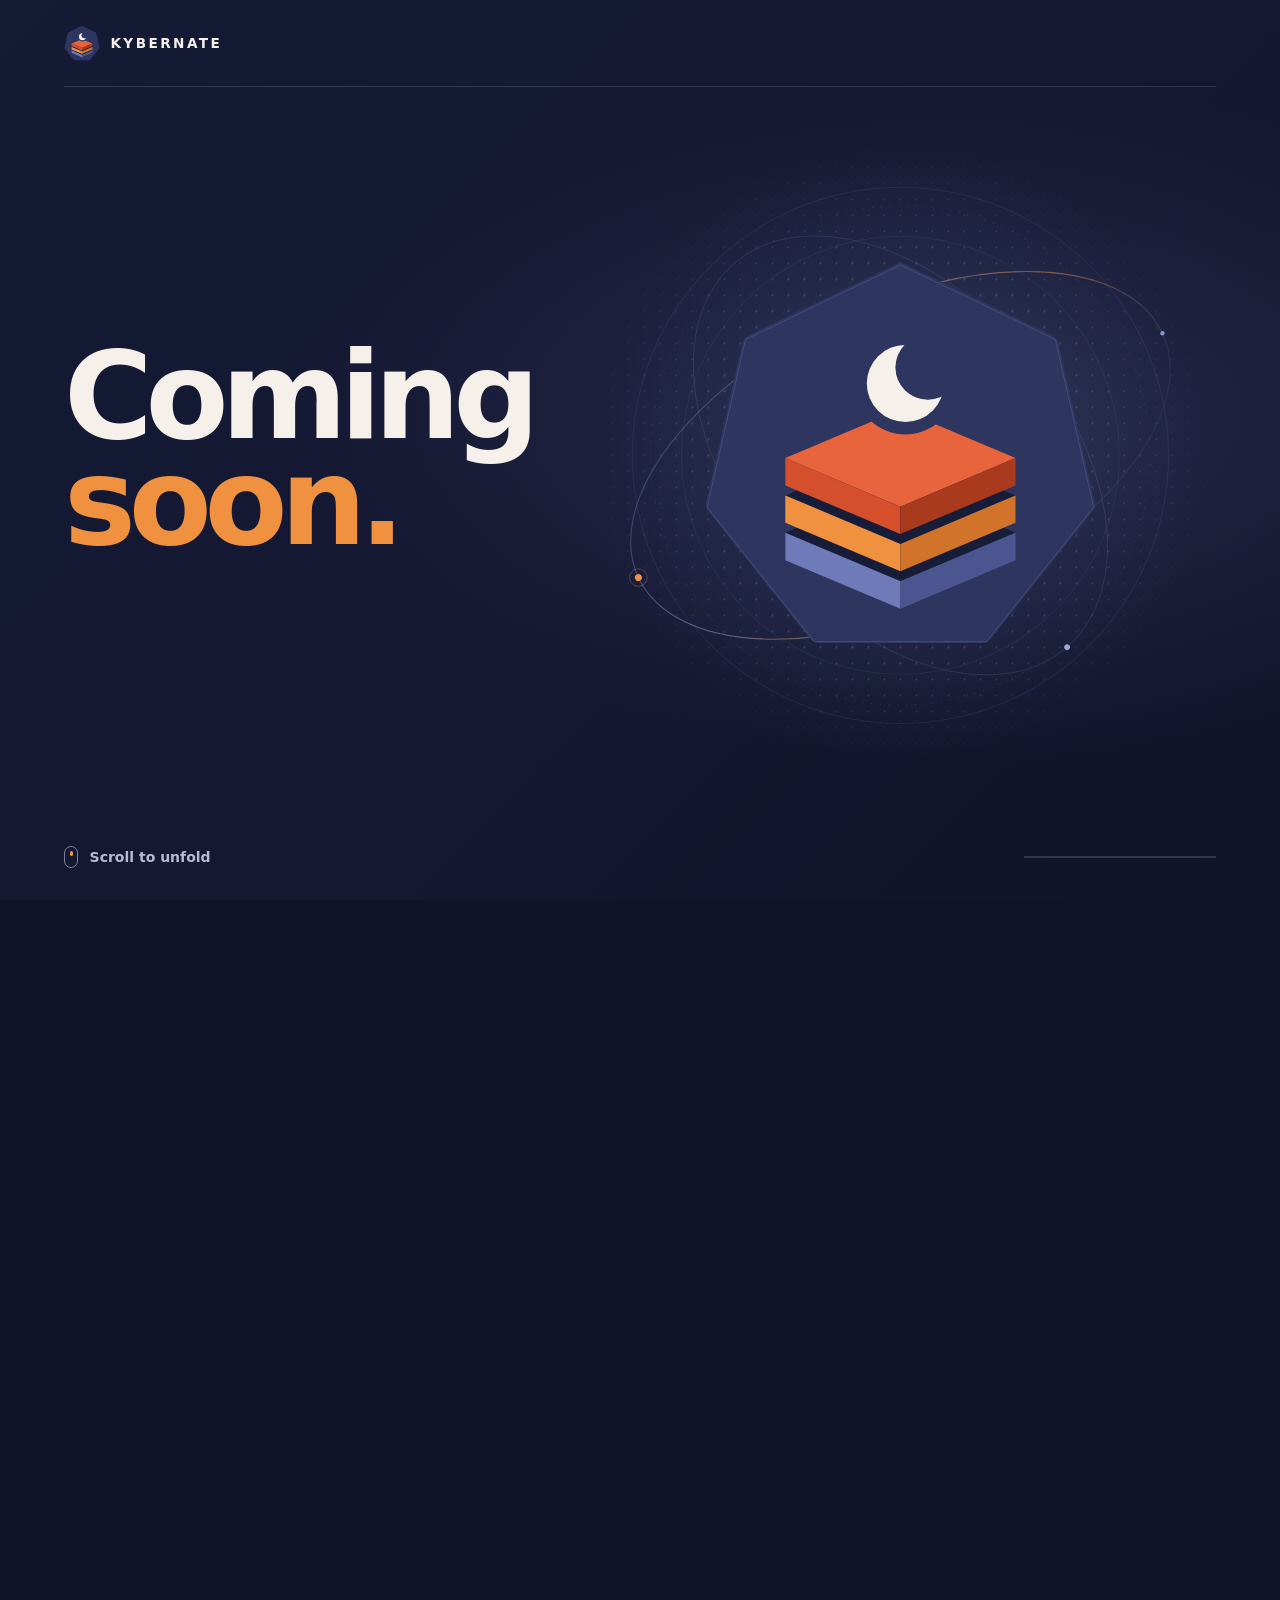
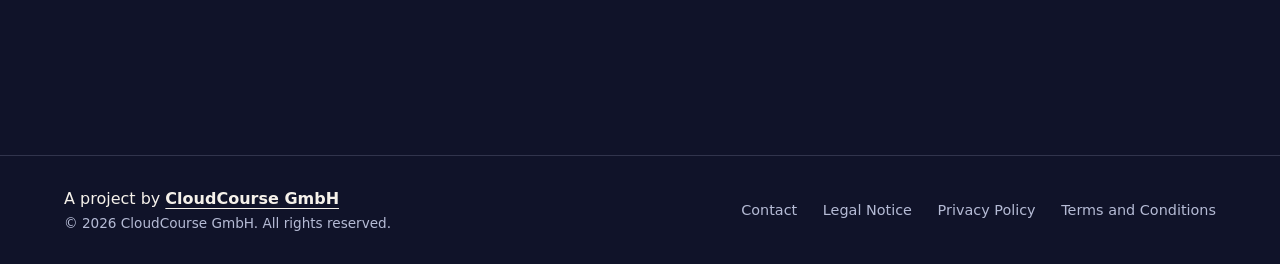
<file: index.html>
<!doctype html>
<html lang="en">
<head>
  <meta charset="utf-8">
  <meta name="viewport" content="width=device-width, initial-scale=1">
  <meta name="theme-color" content="#151a35">
  <meta name="description" content="Kybernate is coming soon. A project by CloudCourse GmbH.">
  <title>Kybernate — Coming Soon</title>
  <link rel="icon" type="image/svg+xml" href="./mark.svg">
  <link rel="stylesheet" href="./styles.css">
  <script src="./motion.js" defer></script>
</head>
<body>
  <a class="skip-link" href="#footer">Skip to contact and legal links</a>

  <main>
    <section class="showcase" data-showcase aria-labelledby="coming-soon">
      <span class="showcase-anchor" id="unfold" aria-hidden="true"></span>
      <div class="stage" data-stage>
        <header class="brand shell">
          <img src="./mark.svg" width="36" height="36" alt="">
          <span>Kybernate</span>
        </header>

        <div class="hero shell">
          <h1 id="coming-soon" aria-label="Kybernate is coming soon">Coming <span>soon.</span></h1>
          <div class="artwork" aria-hidden="true">
            <svg class="logo-scene" xmlns="http://www.w3.org/2000/svg" viewBox="0 0 720 720" aria-hidden="true" focusable="false">
              <defs>
                <mask id="scene-moon-cut" maskUnits="userSpaceOnUse" x="192" y="40" width="640" height="640">
                  <rect x="192" y="40" width="640" height="640" fill="white"/>
                  <circle cx="556" cy="224" r="52" fill="black"/>
                </mask>
                <mask id="scene-layer-notch" maskUnits="userSpaceOnUse" x="192" y="40" width="640" height="640">
                  <rect x="192" y="40" width="640" height="640" fill="white"/>
                  <circle cx="520" cy="250" r="82" fill="black"/>
                </mask>
                <radialGradient id="scene-aura">
                  <stop stop-color="#6f7bb8" stop-opacity=".22"/>
                  <stop offset=".62" stop-color="#6f7bb8" stop-opacity=".08"/>
                  <stop offset="1" stop-color="#6f7bb8" stop-opacity="0"/>
                </radialGradient>
                <linearGradient id="scene-orbit-ink" x1="0" x2="1" y1="0" y2=".6">
                  <stop stop-color="#6f7bb8" stop-opacity=".17"/>
                  <stop offset=".35" stop-color="#8993c6" stop-opacity=".55"/>
                  <stop offset=".73" stop-color="#f0913f" stop-opacity=".48"/>
                  <stop offset="1" stop-color="#6f7bb8" stop-opacity=".12"/>
                </linearGradient>
                <polygon id="scene-shell" points="512,77 746.55,189.95 804.48,443.76 642.16,647.29 381.84,647.29 219.52,443.76 277.45,189.95"/>
                <path id="scene-top-plane" d="M512 292 697 370 512 448 327 370Z"/>
                <path id="scene-left-plane" d="M327 370 512 448 512 492 327 414Z"/>
                <path id="scene-right-plane" d="M512 448 697 370 697 414 512 492Z"/>
              </defs>

              <circle cx="360" cy="360" r="350" fill="url(#scene-aura)"/>
              <g fill="none" stroke="#6f7bb8">
                <circle cx="360" cy="360" r="306" opacity=".17"/>
                <circle cx="360" cy="360" r="285" stroke-dasharray="1 9" opacity=".35"/>
                <circle cx="360" cy="360" r="250" opacity=".14"/>
              </g>
              <g data-orbits="">
                <g transform="rotate(-25 360 360)">
                  <ellipse cx="360" cy="360" rx="330" ry="173" fill="none" stroke="url(#scene-orbit-ink)" stroke-width="1.3"/>
                  <circle cx="30" cy="360" r="4" fill="#f0913f"/>
                  <circle cx="30" cy="360" r="10" fill="none" stroke="#f0913f" opacity=".32"/>
                  <circle cx="690" cy="360" r="2.5" fill="#8a95cf"/>
                </g>
                <g transform="rotate(49 360 360)">
                  <ellipse cx="360" cy="360" rx="290" ry="186" fill="none" stroke="#8993c6" stroke-opacity=".18"/>
                  <circle cx="650" cy="360" r="3.25" fill="#a0a9d6"/>
                </g>
              </g>

              <g transform="translate(360 356) scale(.71) translate(-512 -360)">
                <g data-shell="">
                  <use href="#scene-shell" fill="#2e365f" stroke="#2e365f" stroke-width="40" stroke-linejoin="round"/>
                  <use href="#scene-shell" fill="none" stroke="#8993c6" stroke-opacity=".32" stroke-width="1.1"
                       transform="translate(512 360) scale(1.062) translate(-512 -360)" stroke-linejoin="round"/>
                </g>
                <g data-cold="">
                  <g transform="translate(0 120)">
                    <use href="#scene-top-plane" fill="#171c38"/>
                    <use href="#scene-left-plane" fill="#6f7bb8"/>
                    <use href="#scene-right-plane" fill="#4b5690"/>
                  </g>
                </g>
                <g data-warm="">
                  <g transform="translate(0 60)">
                    <use href="#scene-top-plane" fill="#171c38"/>
                    <use href="#scene-left-plane" fill="#f0913f"/>
                    <use href="#scene-right-plane" fill="#d2732a"/>
                  </g>
                </g>
                <g data-hot="">
                  <g mask="url(#scene-layer-notch)">
                    <use href="#scene-top-plane" fill="#e8643d"/>
                    <use href="#scene-left-plane" fill="#d64f2d"/>
                    <use href="#scene-right-plane" fill="#a93a1e"/>
                  </g>
                </g>
                <g data-moon="">
                  <circle cx="520" cy="250" r="62" fill="#f5f1ea" mask="url(#scene-moon-cut)"/>
                </g>
              </g>
            </svg>
          </div>
        </div>

        <div class="scroll-row shell">
          <a class="scroll-cue" href="#unfold">
            <span class="scroll-icon" aria-hidden="true"></span>
            Scroll to unfold
          </a>
          <span class="scroll-progress" data-scroll-progress aria-hidden="true"></span>
        </div>
      </div>
    </section>
  </main>

  <footer class="footer" id="footer" tabindex="-1">
    <div class="footer-inner shell">
      <div class="credits">
        <p>A project by <a href="https://cloudcourse.de/">CloudCourse GmbH</a></p>
        <p class="copyright">© 2026 CloudCourse GmbH. All rights reserved.</p>
      </div>
      <nav class="footer-links" aria-label="Contact and legal information">
        <a href="https://cloudcourse.de/kontakt" hreflang="de">Contact</a>
        <a href="https://cloudcourse.de/legal/impressum" hreflang="de">Legal Notice</a>
        <a href="https://cloudcourse.de/legal/datenschutz" hreflang="de">Privacy Policy</a>
        <a href="https://cloudcourse.de/legal/agb" hreflang="de">Terms and Conditions</a>
      </nav>
    </div>
  </footer>
</body>
</html>
</file>
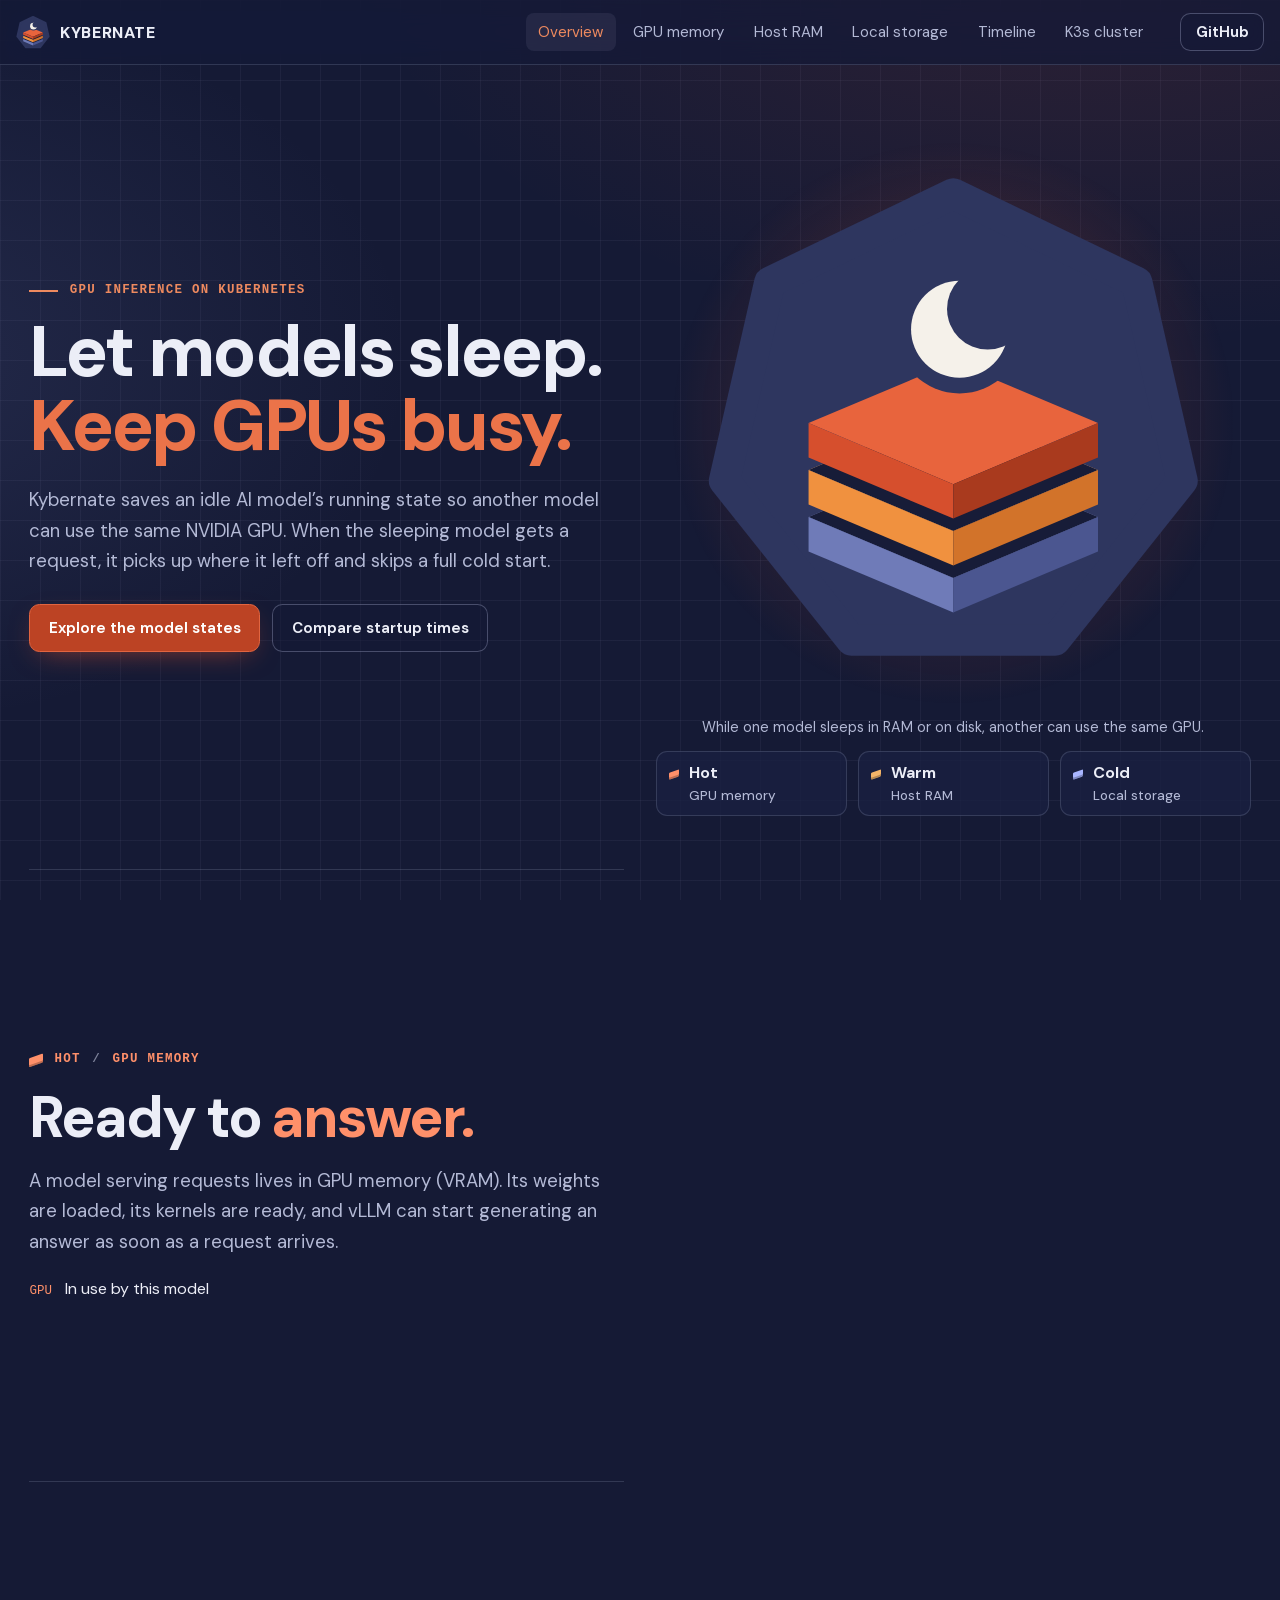
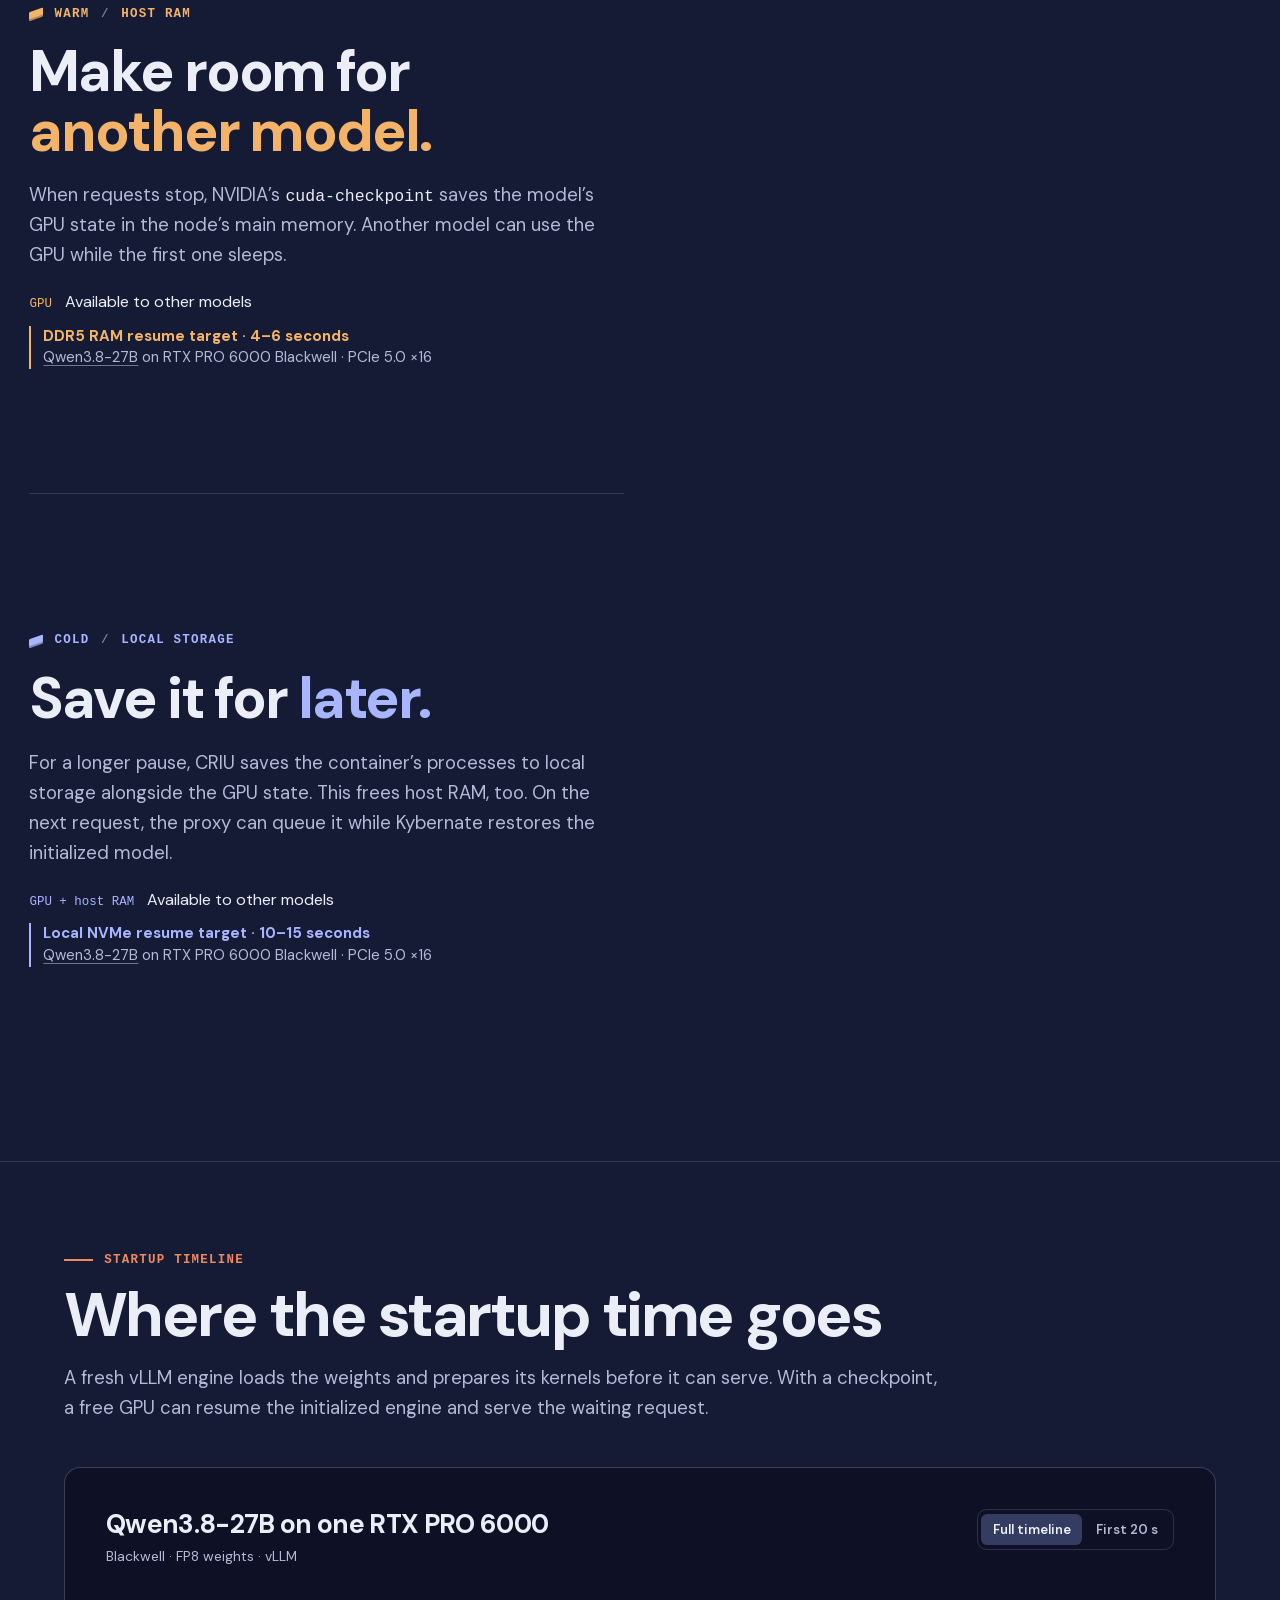
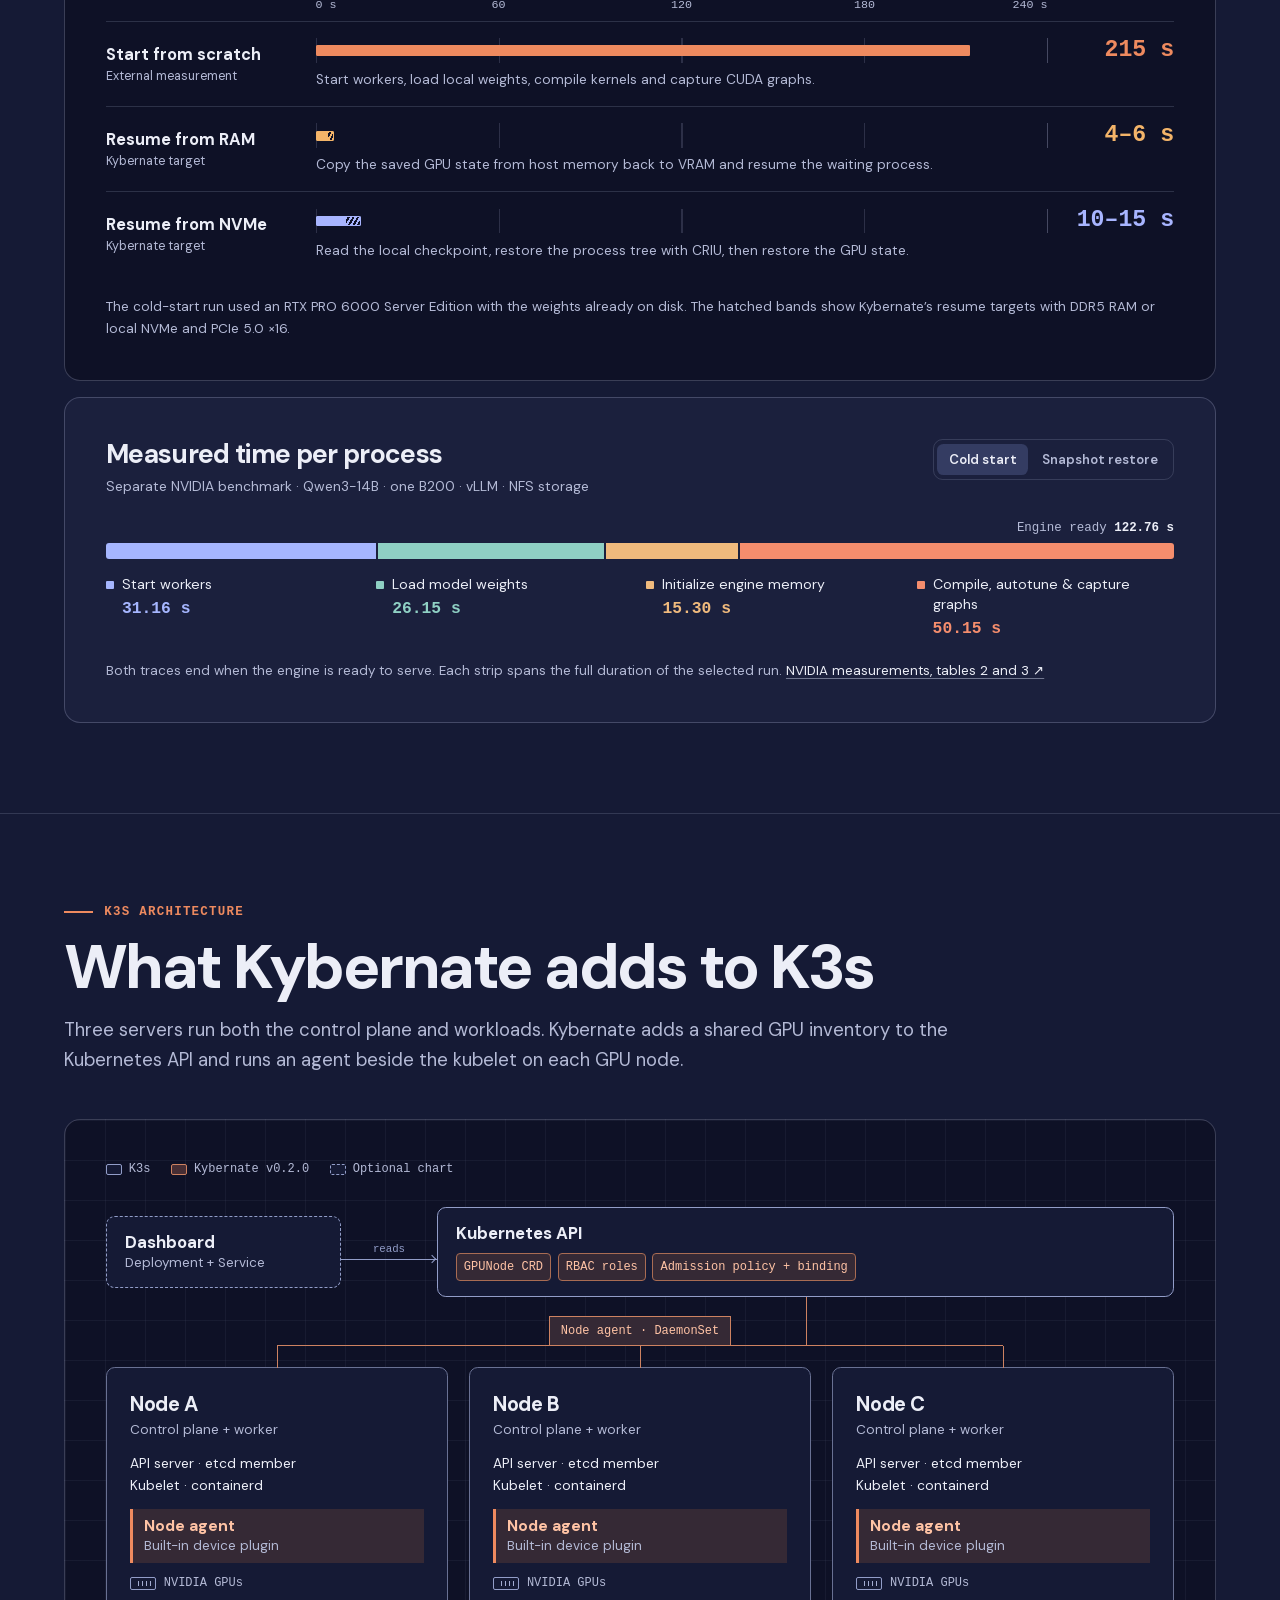
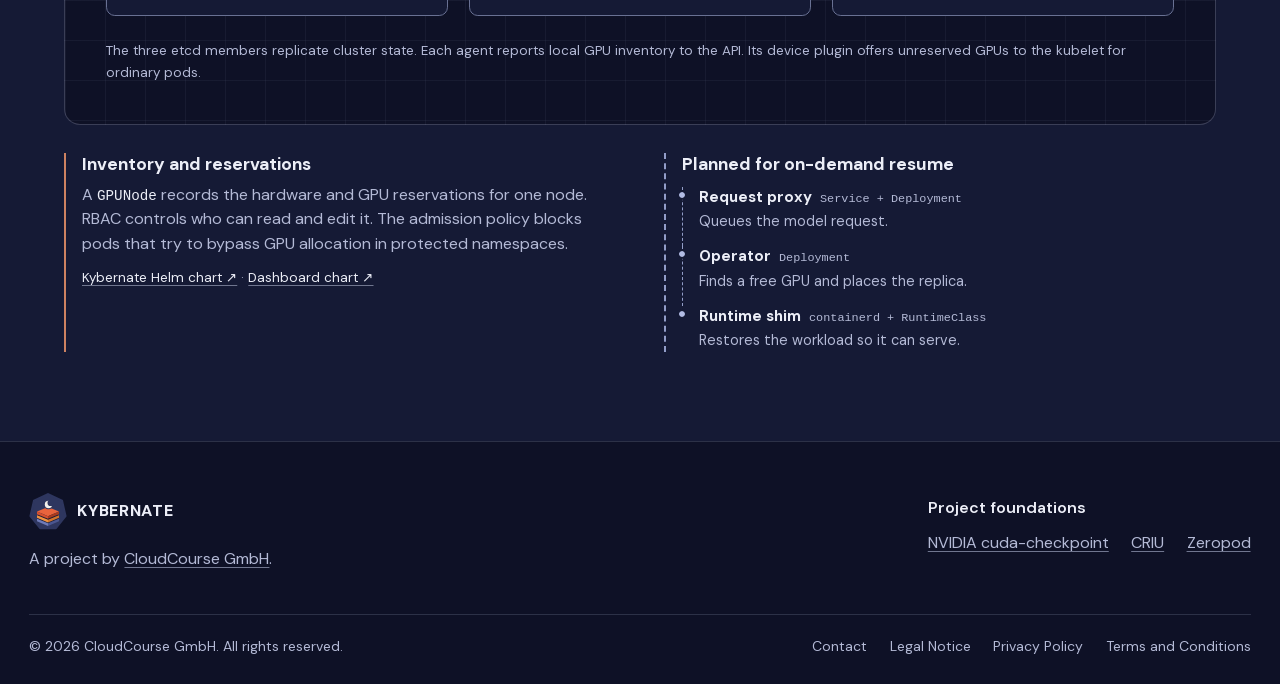
<file: overview/index.html>
<!doctype html>
<html lang="en">
<head>
  <meta charset="utf-8">
  <meta name="viewport" content="width=device-width, initial-scale=1">
  <meta name="theme-color" content="#151a35">
  <meta name="description" content="See how Kybernate lets AI models share NVIDIA GPUs on Kubernetes by moving idle models from GPU memory to RAM or local storage and resuming them on demand.">
  <title>Kybernate — GPU hibernation for Kubernetes</title>
  <link rel="icon" type="image/svg+xml" href="../mark.svg">
  <link rel="stylesheet" href="./overview.css">
  <link rel="stylesheet" href="./timeline.css">
  <link rel="stylesheet" href="./k3s.css">
  <script src="./overview.js" defer></script>
</head>
<body>
  <a class="skip" href="#overview">Skip to overview</a>
  <header class="site-header">
    <div class="shell header-row">
      <a class="brand" href="#overview" aria-label="Kybernate overview"><img src="../mark.svg" width="34" height="34" alt="">Kybernate</a>
      <nav class="primary" aria-label="Main navigation">
        <a href="#overview" data-nav="overview">Overview</a>
        <a href="#hot" data-nav="hot">GPU memory</a>
        <a href="#warm" data-nav="warm">Host RAM</a>
        <a href="#cold" data-nav="cold">Local storage</a>
        <a href="#timeline" data-nav="timeline">Timeline</a>
        <a href="#k3s" data-nav="k3s">K3s<span class="nav-extension">&nbsp;cluster</span></a>
      </nav>
      <a class="github-link" href="https://github.com/kybernate">GitHub</a>
    </div>
  </header>

  <main class="walkthrough" id="overview" tabindex="-1">
    <div class="shell story-grid">
      <section class="intro chapter" aria-labelledby="intro-title">
        <div class="chapter-body">
          <p class="eyebrow"><span class="rule" aria-hidden="true"></span>GPU inference on Kubernetes</p>
          <h1 id="intro-title">Let models sleep.<br><span>Keep GPUs busy.</span></h1>
          <p class="lede">Kybernate saves an idle AI model’s running state so another model can use the same NVIDIA GPU. When the sleeping model gets a request, it picks up where it left off and skips a full cold start.</p>
          <div class="intro-actions">
            <a class="explore" href="#hot">Explore the model states</a>
            <a class="secondary-action" href="#timeline">Compare startup times</a>
          </div>
        </div>
      </section>

      <figure class="figure" aria-label="The Kybernate logo and its three model states">
        <svg class="ky-stack-art" xmlns="http://www.w3.org/2000/svg" viewBox="132 -20 760 760" aria-hidden="true" focusable="false">
          <defs>
            <mask id="h-moon-cut" maskUnits="userSpaceOnUse" x="0" y="-200" width="1024" height="1200">
              <rect x="0" y="-200" width="1024" height="1200" fill="#fff"/>
              <circle cx="556" cy="224" r="52" fill="#000"/>
            </mask>
            <mask id="h-notch" maskUnits="userSpaceOnUse" x="0" y="-200" width="1024" height="1200">
              <rect x="0" y="-200" width="1024" height="1200" fill="#fff"/>
              <circle cx="520" cy="250" r="82" fill="#000"/>
            </mask>
            <radialGradient id="h-glow" cx="50%" cy="50%" r="50%">
              <stop offset="0" stop-color="#d64f2d" stop-opacity=".35"/>
              <stop offset="1" stop-color="#d64f2d" stop-opacity="0"/>
            </radialGradient>
          </defs>
          <circle class="hero-glow" cx="512" cy="370" r="360" fill="url(#h-glow)"/>
          <g class="orbit" fill="none">
            <ellipse cx="512" cy="380" rx="350" ry="120" />
            <ellipse cx="512" cy="380" rx="300" ry="300" />
          </g>
          <g id="h-hept">
            <polygon points="512,77 746.55,189.95 804.48,443.76 642.16,647.29 381.84,647.29 219.52,443.76 277.45,189.95" fill="#2e365f" stroke="#2e365f" stroke-width="40" stroke-linejoin="round"/>
            <polygon class="hept-line" points="512,77 746.55,189.95 804.48,443.76 642.16,647.29 381.84,647.29 219.52,443.76 277.45,189.95" fill="none" stroke-width="3" stroke-linejoin="round"/>
          </g>
          <g class="stack-cold">
            <g class="slab">
              <polygon points="512,292 697,370 512,448 327,370" fill="#8590c9"/>
              <polygon class="shade" points="512,292 697,370 512,448 327,370" fill="#171c38"/>
              <polygon points="327,370 512,448 512,492 327,414" fill="#6f7bb8"/>
              <polygon points="512,448 697,370 697,414 512,492" fill="#4b5690"/>
            </g>
          </g>
          <g class="stack-warm">
            <g class="slab">
              <polygon points="512,292 697,370 512,448 327,370" fill="#f8b375"/>
              <polygon class="shade" points="512,292 697,370 512,448 327,370" fill="#171c38"/>
              <polygon points="327,370 512,448 512,492 327,414" fill="#f0913f"/>
              <polygon points="512,448 697,370 697,414 512,492" fill="#d2732a"/>
            </g>
          </g>
          <g class="stack-hot">
            <g class="slab" mask="url(#h-notch)">
              <polygon points="512,292 697,370 512,448 327,370" fill="#e8643d"/>
              <polygon points="327,370 512,448 512,492 327,414" fill="#d64f2d"/>
              <polygon points="512,448 697,370 697,414 512,492" fill="#a93a1e"/>
            </g>
          </g>
          <g class="stack-moon">
            <circle cx="520" cy="250" r="62" fill="#f5f1ea" mask="url(#h-moon-cut)"/>
          </g>
        </svg>
        <figcaption>
          <span class="figure-caption">While one model sleeps in RAM or on disk, another can use the same GPU.</span>
          <nav class="layer-key" aria-label="Jump to a model state">
            <a class="tone-hot" href="#hot"><i aria-hidden="true"></i><span>Hot<small>GPU memory</small></span></a>
            <a class="tone-warm" href="#warm"><i aria-hidden="true"></i><span>Warm<small>Host RAM</small></span></a>
            <a class="tone-cold" href="#cold"><i aria-hidden="true"></i><span>Cold<small>Local storage</small></span></a>
          </nav>
        </figcaption>
      </figure>

      <section class="chapter tier tone-hot" id="hot" tabindex="-1" aria-labelledby="hot-title">
        <div class="chapter-body">
          <p class="eyebrow"><span class="swatch" aria-hidden="true"></span>Hot <span class="divider">/</span> GPU memory</p>
          <h2 id="hot-title">Ready to <em>answer.</em></h2>
          <p class="lede">A model serving requests lives in GPU memory (VRAM). Its weights are loaded, its kernels are ready, and vLLM can start generating an answer as soon as a request arrives.</p>
          <p class="resource"><span>GPU</span> In use by this model</p>
        </div>
      </section>

      <section class="chapter tier tone-warm" id="warm" tabindex="-1" aria-labelledby="warm-title">
        <div class="chapter-body">
          <p class="eyebrow"><span class="swatch" aria-hidden="true"></span>Warm <span class="divider">/</span> Host RAM</p>
          <h2 id="warm-title">Make room for <em>another model.</em></h2>
          <p class="lede">When requests stop, NVIDIA’s <code>cuda-checkpoint</code> saves the model’s GPU state in the node’s main memory. Another model can use the GPU while the first one sleeps.</p>
          <p class="resource"><span>GPU</span> Available to other models</p>
          <p class="resume-target">
            <strong>DDR5 RAM resume target · 4–6 seconds</strong>
            <a href="https://huggingface.co/Qwen/Qwen3.8-27B">Qwen3.8-27B</a> on RTX PRO 6000 Blackwell · PCIe 5.0 ×16
          </p>
        </div>
      </section>

      <section class="chapter tier tone-cold" id="cold" tabindex="-1" aria-labelledby="cold-title">
        <div class="chapter-body">
          <p class="eyebrow"><span class="swatch" aria-hidden="true"></span>Cold <span class="divider">/</span> Local storage</p>
          <h2 id="cold-title">Save it for <em>later.</em></h2>
          <p class="lede">For a longer pause, CRIU saves the container’s processes to local storage alongside the GPU state. This frees host RAM, too. On the next request, the proxy can queue it while Kybernate restores the initialized model.</p>
          <p class="resource"><span>GPU + host RAM</span> Available to other models</p>
          <p class="resume-target">
            <strong>Local NVMe resume target · 10–15 seconds</strong>
            <a href="https://huggingface.co/Qwen/Qwen3.8-27B">Qwen3.8-27B</a> on RTX PRO 6000 Blackwell · PCIe 5.0 ×16
          </p>
        </div>
      </section>
    </div>

    <section id="timeline" class="story-section" tabindex="-1" aria-labelledby="timeline-title">
      <div class="shell">
        <header class="section-intro">
          <p class="eyebrow"><span class="rule" aria-hidden="true"></span>Startup timeline</p>
          <h2 id="timeline-title">Where the startup time goes</h2>
          <p class="lede">A fresh vLLM engine loads the weights and prepares its kernels before it can serve. With a checkpoint, a free GPU can resume the initialized engine and serve the waiting request.</p>
        </header>
        <figure class="sheet timing-sheet" aria-labelledby="comparison-title">
          <div class="trace-heading">
            <div>
              <h3 id="comparison-title">Qwen3.8-27B on one RTX PRO 6000</h3>
              <p>Blackwell · FP8 weights · vLLM</p>
            </div>
            <fieldset class="switcher">
              <legend class="visually-hidden">Timeline scale</legend>
              <label><input type="radio" name="window" value="full" checked><span>Full timeline</span></label>
              <label><input type="radio" name="window" value="early"><span>First 20 s</span></label>
            </fieldset>
          </div>
          <div class="trace-plot">
            <div class="time-axis" aria-hidden="true"><span>0 s</span><span class="tick-full">60</span><span class="tick-early">5</span><span class="tick-full">120</span><span class="tick-early">10</span><span class="tick-full">180</span><span class="tick-early">15</span><span class="tick-full">240 s</span><span class="tick-early">20 s</span></div>
            <div class="trace-row start-row" style="--low: 215; --high: 215">
              <div class="trace-label"><strong>Start from scratch</strong><span>External measurement</span></div>
              <div class="track" aria-hidden="true"><i></i></div>
              <strong class="trace-value">215 s</strong>
              <p>Start workers, load local weights, compile kernels and capture CUDA graphs.</p>
            </div>
            <div class="trace-row tone-warm" style="--low: 4; --high: 6">
              <div class="trace-label"><strong>Resume from RAM</strong><span>Kybernate target</span></div>
              <div class="track" aria-hidden="true"><i></i></div>
              <strong class="trace-value">4–6 s</strong>
              <p>Copy the saved GPU state from host memory back to VRAM and resume the waiting process.</p>
            </div>
            <div class="trace-row tone-cold" style="--low: 10; --high: 15">
              <div class="trace-label"><strong>Resume from NVMe</strong><span>Kybernate target</span></div>
              <div class="track" aria-hidden="true"><i></i></div>
              <strong class="trace-value">10–15 s</strong>
              <p>Read the local checkpoint, restore the process tree with CRIU, then restore the GPU state.</p>
            </div>
          </div>
          <figcaption>The cold-start run used an RTX PRO 6000 Server Edition with the weights already on disk. The hatched bands show Kybernate’s resume targets with DDR5 RAM or local NVMe and PCIe 5.0 ×16.</figcaption>
        </figure>
        <div class="sheet phase-sheet">
          <div class="trace-heading">
            <div>
              <h3>Measured time per process</h3>
              <p>Separate NVIDIA benchmark · Qwen3-14B · one B200 · vLLM · NFS storage</p>
            </div>
            <fieldset class="switcher">
              <legend class="visually-hidden">Show process timings for</legend>
              <label><input type="radio" name="phases" value="start" checked><span>Cold start</span></label>
              <label><input type="radio" name="phases" value="restore"><span>Snapshot restore</span></label>
            </fieldset>
          </div>
          <!-- Each segment's flex-grow value is its measured duration in seconds. -->
          <div class="phase-group phase-start">
            <p class="phase-total">Engine ready <strong>122.76 s</strong></p>
            <div class="phase-strip" aria-hidden="true">
              <i style="flex-grow: 31.16"></i>
              <i style="flex-grow: 26.15"></i>
              <i style="flex-grow: 15.30"></i>
              <i style="flex-grow: 50.15"></i>
            </div>
            <ol class="phase-list">
              <li><span>Start workers</span><strong>31.16 s</strong></li>
              <li><span>Load model weights</span><strong>26.15 s</strong></li>
              <li><span>Initialize engine memory</span><strong>15.30 s</strong></li>
              <li><span>Compile, autotune &amp; capture graphs</span><strong>50.15 s</strong></li>
            </ol>
          </div>
          <div class="phase-group phase-restore">
            <p class="phase-total">Engine ready <strong>5.72 s</strong></p>
            <div class="phase-strip" aria-hidden="true">
              <i style="flex-grow: 0.13"></i>
              <i style="flex-grow: 1.58"></i>
              <i style="flex-grow: 3.16"></i>
              <i style="flex-grow: 0.85"></i>
            </div>
            <ol class="phase-list">
              <li><span>Set up restore agent</span><strong>0.13 s</strong></li>
              <li><span>Restore processes with CRIU</span><strong>1.58 s</strong></li>
              <li><span>Restore CUDA state</span><strong>3.16 s</strong></li>
              <li><span>Wake and remap memory</span><strong>0.85 s</strong></li>
            </ol>
          </div>
          <p class="source-line">Both traces end when the engine is ready to serve. Each strip spans the full duration of the selected run. <a href="https://developer.nvidia.com/blog/start-and-restore-gpu-workloads-in-seconds-with-nvidia-snapshot/">NVIDIA measurements, tables 2 and 3&nbsp;↗</a></p>
        </div>
      </div>
    </section>

    <section id="k3s" class="story-section" tabindex="-1" aria-labelledby="k3s-title">
      <div class="shell">
        <header class="section-intro">
          <p class="eyebrow"><span class="rule" aria-hidden="true"></span>K3s architecture</p>
          <h2 id="k3s-title">What Kybernate adds to K3s</h2>
          <p class="lede">Three servers run both the control plane and workloads. Kybernate adds a shared GPU inventory to the Kubernetes API and runs an agent beside the kubelet on each GPU node.</p>
        </header>
        <figure class="sheet k3-map" aria-labelledby="k3-caption">
          <div class="map-key"><span>K3s</span><span>Kybernate v0.2.0</span><span>Optional chart</span></div>
          <div class="k3-api-row">
            <div class="k3-client"><strong>Dashboard</strong><span>Deployment + Service</span></div>
            <div class="k3-wire"><span>reads</span><i aria-hidden="true"></i></div>
            <div class="k3-api">
              <strong>Kubernetes API</strong>
              <div class="k3-objects"><span>GPUNode CRD</span><span>RBAC roles</span><span>Admission policy + binding</span></div>
            </div>
          </div>
          <div class="k3-branch"><div class="k3-bus"><span>Node agent · DaemonSet</span></div></div>
          <ol class="k3-nodes">
            <li class="k3-node">
              <h3>Node A</h3>
              <p>Control plane + worker</p>
              <div class="k3-core">API server · etcd member<br>Kubelet · containerd</div>
              <div class="k3-agent"><strong>Node agent</strong><span>Built-in device plugin</span></div>
              <div class="k3-gpu"><i aria-hidden="true"></i>NVIDIA GPUs</div>
            </li>
            <li class="k3-node">
              <h3>Node B</h3>
              <p>Control plane + worker</p>
              <div class="k3-core">API server · etcd member<br>Kubelet · containerd</div>
              <div class="k3-agent"><strong>Node agent</strong><span>Built-in device plugin</span></div>
              <div class="k3-gpu"><i aria-hidden="true"></i>NVIDIA GPUs</div>
            </li>
            <li class="k3-node">
              <h3>Node C</h3>
              <p>Control plane + worker</p>
              <div class="k3-core">API server · etcd member<br>Kubelet · containerd</div>
              <div class="k3-agent"><strong>Node agent</strong><span>Built-in device plugin</span></div>
              <div class="k3-gpu"><i aria-hidden="true"></i>NVIDIA GPUs</div>
            </li>
          </ol>
          <figcaption id="k3-caption">The three etcd members replicate cluster state. Each agent reports local GPU inventory to the API. Its device plugin offers unreserved GPUs to the kubelet for ordinary pods.</figcaption>
        </figure>
        <div class="k3-notes">
          <div>
            <h3>Inventory and reservations</h3>
            <p>A <code>GPUNode</code> records the hardware and GPU reservations for one node. RBAC controls who can read and edit it. The admission policy blocks pods that try to bypass GPU allocation in protected namespaces.</p>
            <p class="source-line"><a href="https://github.com/kybernate/kybernate/tree/v0.2.0/charts/kybernate">Kybernate Helm chart&nbsp;↗</a> · <a href="https://github.com/kybernate/dashboard/tree/v0.2.0/charts/dashboard">Dashboard chart&nbsp;↗</a></p>
          </div>
          <div>
            <h3>Planned for on-demand resume</h3>
            <ol class="k3-roadmap">
              <li><strong>Request proxy</strong><span>Service + Deployment</span><p>Queues the model request.</p></li>
              <li><strong>Operator</strong><span>Deployment</span><p>Finds a free GPU and places the replica.</p></li>
              <li><strong>Runtime shim</strong><span>containerd + RuntimeClass</span><p>Restores the workload so it can serve.</p></li>
            </ol>
          </div>
        </div>
      </div>
    </section>
  </main>

  <footer class="site-footer">
    <div class="shell">
      <div class="footer-main">
        <div>
          <a class="brand" href="#overview"><img src="../mark.svg" width="38" height="38" alt="">Kybernate</a>
          <p>A project by <a href="https://cloudcourse.de/">CloudCourse GmbH</a>.</p>
        </div>
        <div class="foundation">
          <h2>Project foundations</h2>
          <ul>
            <li><a href="https://github.com/NVIDIA/cuda-checkpoint">NVIDIA cuda-checkpoint</a></li>
            <li><a href="https://criu.org/">CRIU</a></li>
            <li><a href="https://github.com/kybernate/zeropod">Zeropod</a></li>
          </ul>
        </div>
      </div>
      <div class="footer-legal">
        <p>© 2026 CloudCourse GmbH. All rights reserved.</p>
        <nav aria-label="Contact and legal information">
          <a href="https://cloudcourse.de/kontakt" hreflang="de">Contact</a>
          <a href="https://cloudcourse.de/legal/impressum" hreflang="de">Legal Notice</a>
          <a href="https://cloudcourse.de/legal/datenschutz" hreflang="de">Privacy Policy</a>
          <a href="https://cloudcourse.de/legal/agb" hreflang="de">Terms and Conditions</a>
        </nav>
      </div>
    </div>
  </footer>
</body>
</html>
</file>
<file: styles.css>
:root {
  color-scheme: dark;
  --night: #151a35;
  --deep-night: #101329;
  --navy: #2e365f;
  --paper: #f5f1ea;
  --muted: #b5bbd5;
  --indigo: #6f7bb8;
  --orange: #f0913f;
  --ember: #d64f2d;
  --gutter: clamp(1.25rem, 5vw, 5rem);
  --rule: rgb(181 187 213 / 0.2);
  font-family: 'Avenir Next', Avenir, 'Segoe UI', system-ui, sans-serif;
  background: var(--deep-night);
  color: var(--paper);
}

*, *::before, *::after { box-sizing: border-box; }
body, h1, p { margin: 0; }
a { color: inherit; text-underline-offset: 0.25em; }
a:focus-visible { outline: 2px solid var(--orange); outline-offset: 5px; }

.shell {
  inline-size: min(82rem, 100% - 2 * var(--gutter));
  margin-inline: auto;
}

.skip-link {
  position: fixed;
  z-index: 2;
  inset-block-start: 0.75rem;
  inset-inline-start: var(--gutter);
  padding: 0.65rem 1rem;
  transform: translateY(calc(-100% - 1rem));
  background: var(--paper);
  color: var(--deep-night);
}

.skip-link:focus { transform: none; }

.showcase {
  position: relative;
  --progress: 0;
}

.showcase-anchor {
  position: absolute;
  inset-block-start: 46svh;
}

.stage {
  position: relative;
  display: grid;
  grid-template-rows: auto 1fr auto;
  min-block-size: 100vh;
  min-block-size: 100svh;
  overflow: clip;
  isolation: isolate;
  background:
    radial-gradient(ellipse at 77% 47%, rgb(83 85 139 / 0.28), transparent 50%),
    linear-gradient(135deg, var(--night), #141831 52%, var(--deep-night));
}

.motion-enabled .showcase { min-block-size: 195svh; }
.motion-enabled .stage { position: sticky; inset-block-start: 0; }

.brand {
  display: flex;
  align-items: center;
  gap: 0.65rem;
  padding-block: clamp(1.1rem, 2.75vh, 1.8rem);
  border-block-end: 1px solid var(--rule);
  text-transform: uppercase;
  letter-spacing: 0.18em;
  font-size: 0.85rem;
  font-weight: 750;
}

.brand img { display: block; }

.hero {
  display: grid;
  grid-template-columns: minmax(0, 0.88fr) minmax(0, 1.12fr);
  align-items: center;
  gap: clamp(0.5rem, 2vw, 2rem);
  padding-block: 0.75rem;
}

h1 {
  position: relative;
  z-index: 1;
  padding-block-end: 0.09em;
  font-size: clamp(4.35rem, 9.45vw, 9.7rem);
  font-weight: 800;
  line-height: 0.88;
  letter-spacing: -0.06em;
}

h1 span {
  display: block;
  color: var(--orange);
}

.artwork {
  position: relative;
  justify-self: end;
  inline-size: min(100%, 43rem, 100svh - 10rem);
  isolation: isolate;
}

.artwork::before {
  position: absolute;
  z-index: -1;
  inset: 0;
  background: radial-gradient(circle, rgb(151 161 217 / 0.3) 0.65px, transparent 1px) center / 16px 16px;
  mask-image: radial-gradient(ellipse, transparent 15%, #000 42%, transparent 73%);
  content: '';
}

.logo-scene {
  display: block;
  inline-size: 100%;
  block-size: auto;
}

.scroll-row {
  display: flex;
  align-items: center;
  justify-content: space-between;
  gap: 1.5rem;
  padding-block: 0.65rem 1.3rem;
  visibility: hidden;
}

.motion-enabled .scroll-row { visibility: visible; }

.scroll-cue {
  display: inline-flex;
  align-items: center;
  min-block-size: 2.75rem;
  gap: 0.7rem;
  text-decoration: none;
  color: var(--muted);
  font-size: 0.875rem;
  font-weight: 600;
}

.scroll-cue:hover { color: var(--paper); }

.scroll-icon {
  display: grid;
  place-items: start center;
  border: 1px solid rgb(181 187 213 / 0.65);
  border-radius: 1rem;
  inline-size: 0.9rem;
  block-size: 1.35rem;
}

.scroll-icon::before {
  margin-block-start: 0.23rem;
  inline-size: 3px;
  block-size: 5px;
  border-radius: 1rem;
  background: var(--orange);
  transform: translateY(calc(var(--progress) * 6px));
  content: '';
}

.scroll-progress {
  position: relative;
  inline-size: min(34%, 12rem);
  block-size: 2px;
  background: var(--rule);
}

.scroll-progress::before {
  position: absolute;
  inset: 0;
  background: linear-gradient(90deg, var(--indigo), var(--orange), var(--ember));
  transform: scaleX(var(--progress));
  transform-origin: left;
  content: '';
}

.footer { border-block-start: 1px solid var(--rule); }

.footer-inner {
  display: flex;
  align-items: center;
  justify-content: space-between;
  flex-wrap: wrap;
  gap: 1.5rem 2.5rem;
  padding-block: 2rem;
}

.credits { display: grid; gap: 0.45rem; }
.credits a { font-weight: 650; }
.credits a:hover, .footer-links a:hover { color: var(--paper); }
.copyright { color: var(--muted); font-size: 0.85rem; }

.footer-links {
  display: flex;
  flex-wrap: wrap;
  column-gap: clamp(1rem, 2vw, 1.8rem);
  color: var(--muted);
  font-size: 0.9rem;
}

.footer-links a {
  display: inline-flex;
  align-items: center;
  min-block-size: 2.75rem;
  text-decoration: none;
}

.footer-links a:hover { text-decoration: underline; }

@media (prefers-reduced-motion: no-preference) {
  html { scroll-behavior: smooth; }
}

@media (max-width: 48rem) {
  .hero {
    grid-template-columns: minmax(0, 1fr);
    align-content: center;
    gap: clamp(0.4rem, 2.5vh, 1.5rem);
    padding-block: 1.25rem 0.35rem;
  }

  h1 { font-size: clamp(3.6rem, 15.7vw, 6.55rem); }

  .artwork {
    justify-self: center;
    inline-size: min(100%, 29rem, max(13rem, 100svh - 21rem));
  }

  .stage {
    background:
      radial-gradient(ellipse at 52% 65%, rgb(83 85 139 / 0.28), transparent 53%),
      linear-gradient(145deg, var(--night), var(--deep-night));
  }

  .footer-inner { row-gap: 0.7rem; }
}

@media (max-height: 34rem) {
  .motion-enabled .showcase { min-block-size: auto; }
  .motion-enabled .stage { position: relative; }
  .motion-enabled .scroll-row { visibility: hidden; }
}
</file>
<file: overview/overview.css>
@font-face {
  font-family: 'DM Sans';
  font-weight: 400 750;
  font-display: swap;
  src: url('./fonts/dm-sans.woff2') format('woff2');
}

:root {
  color-scheme: dark;
  --night: #151a35;
  --deep: #0e1126;
  --paper: #eceef7;
  --muted: #b4bad6;
  --line: rgb(185 191 223 / 18%);
  --ember: #ee8a5f;
  --grid-line: rgb(185 191 223 / 6%);
  --blueprint: linear-gradient(var(--grid-line) 1px, transparent 1px) 0 0 / 40px 40px,
    linear-gradient(90deg, var(--grid-line) 1px, transparent 1px) 0 0 / 40px 40px;
  --gutter: clamp(1rem, 2.3vw, 2.5rem);
  --header: 4rem;
  --mono: ui-monospace, 'SFMono-Regular', Menlo, Consolas, monospace;
  font-family: 'DM Sans', 'Avenir Next', 'Segoe UI', system-ui, sans-serif;
  color: var(--paper);
  background: var(--night);
  -webkit-text-size-adjust: 100%;
}

* { box-sizing: border-box; }
body, h1, h2, p, figure, ul { margin: 0; }
body { isolation: isolate; }
body::before {
  content: '';
  position: fixed;
  inset: 0;
  z-index: -1;
  pointer-events: none;
  background:
    radial-gradient(75rem 44rem at 85% -10%, rgb(214 79 45 / 14%), transparent 62%),
    radial-gradient(56rem 38rem at -10% 40%, rgb(111 123 184 / 16%), transparent 60%),
    var(--blueprint), var(--night);
}
a { color: inherit; text-decoration-color: #70768f; text-underline-offset: .2em; }
a:hover { color: var(--ember); }
:focus-visible { outline: 2px solid var(--ember); outline-offset: 4px; }
main:focus, section[tabindex]:focus { outline: none; }
.shell { width: min(82.5rem, 100% - 2 * var(--gutter)); margin-inline: auto; }
.skip { position: fixed; top: -5rem; left: .75rem; z-index: 10; padding: .7rem 1rem; background: var(--paper); color: var(--deep); }
.skip:focus { top: .75rem; }
.site-header {
  position: sticky;
  top: 0;
  z-index: 5;
  background: rgb(21 26 53 / 93%);
  border-bottom: 1px solid var(--line);
}
@supports ((backdrop-filter: blur(1px)) or (-webkit-backdrop-filter: blur(1px))) {
  .site-header {
    background: rgb(21 26 53 / 76%);
    -webkit-backdrop-filter: blur(14px) saturate(1.4);
    backdrop-filter: blur(14px) saturate(1.4);
  }
}
.header-row { display: flex; align-items: center; gap: 1.5rem; width: min(85rem, 100% - 2rem); height: var(--header); }
.brand { display: inline-flex; align-items: center; gap: .625rem; color: var(--paper); text-decoration: none; font-size: 1rem; font-weight: 750; text-transform: uppercase; letter-spacing: .04em; }
.brand img { display: block; }
.primary { display: flex; align-items: center; gap: .25rem; margin-left: auto; }
.primary a, .github-link { display: inline-flex; align-items: center; text-decoration: none; font-size: .9375rem; }
.primary a { padding: .55rem .8rem; border-radius: .5rem; white-space: nowrap; color: var(--muted); }
.primary a:hover, .primary a[aria-current] { background: rgb(185 191 223 / 9%); }
.primary a[aria-current] { color: var(--ember); }
.github-link, .intro-actions a { border-radius: .65rem; font-weight: 650; text-decoration: none; }
.github-link, .secondary-action { border: 1px solid rgb(185 191 223 / 32%); background: rgb(21 26 53 / 45%); }
.github-link { padding: .5rem .9rem; }
.github-link:hover, .secondary-action:hover { color: var(--paper); border-color: var(--ember); }

.walkthrough { position: relative; scroll-margin-top: var(--header); }
.story-grid {
  display: grid;
  grid-template-columns: repeat(2, minmax(0, 1fr));
  column-gap: clamp(1.5rem, 2.5vw, 2.5rem);
  padding-bottom: 3.5rem;
}
.chapter { grid-column: 1; display: flex; align-items: center; min-width: 0; }
.chapter-body { width: 100%; padding-block: 3rem; }
.intro { grid-row: 1; min-height: max(33rem, calc(100svh - var(--header) - 2rem)); }
.eyebrow { color: var(--ember); display: flex; align-items: center; gap: .72rem; font: 550 .78rem/1.4 var(--mono); letter-spacing: .1em; text-transform: uppercase; }
.rule { width: 1.8rem; height: 2px; background: var(--ember); }
h1, .tier h2 { font-family: 'Avenir Next', 'DM Sans', system-ui, sans-serif; font-weight: 800; line-height: 1.03; letter-spacing: -.037em; text-wrap: balance; }
h1 { font-size: clamp(3rem, 5.6vw, 5rem); margin-block: 1rem 1.4rem; }
h1 span { color: #eb7349; }
.tier h2 em { color: var(--tone); font-style: normal; }
.lede { max-width: 48ch; color: var(--muted); font-size: clamp(1.06rem, 1.45vw, 1.22rem); line-height: 1.62; text-wrap: pretty; }
.intro-actions { display: flex; align-items: center; flex-wrap: wrap; gap: .75rem; margin-top: 1.8rem; }
.intro-actions a { display: inline-flex; align-items: center; justify-content: center; padding: .8rem 1.15rem; font-size: .9375rem; }
.explore { background: #bc4324; color: #fff; border: 1px solid #e26540; box-shadow: 0 .55rem 1.7rem -.7rem rgb(214 79 45 / 68%); }
.explore:hover { color: #fff; background: #c74727; }
.tone-hot { --tone: #ff906a; }
.tone-warm { --tone: #f3b469; }
.tone-cold { --tone: #a8b5ff; }
.tier { min-height: clamp(28rem, 68svh, 48rem); scroll-margin-top: calc(var(--header) + 10svh); border-top: 1px solid var(--line); }
.tier h2 { margin: 1.2rem 0; font-size: clamp(2.8rem, 4.5vw, 4.75rem); max-width: 13ch; }
.tier .eyebrow { color: var(--tone); }
.swatch, .layer-key i { flex: none; width: .85rem; height: .55rem; background: var(--tone); transform: skewY(-19deg); border-radius: 1px; box-shadow: inset 0 -2px rgb(0 0 0 / 25%); }
.divider { color: #7d829a; }
code { font: .89em var(--mono); color: var(--paper); }
.resource { display: flex; align-items: baseline; flex-wrap: wrap; gap: .45rem .8rem; color: var(--paper); line-height: 1.45; margin-top: 1.25rem; }
.resource span { font: .78rem var(--mono); color: var(--tone); }
.resume-target { margin-top: .75rem; padding-inline-start: .75rem; border-inline-start: 2px solid var(--tone); font-size: .9375rem; line-height: 1.45; color: var(--muted); }
.resume-target strong { display: block; color: var(--tone); }

.figure {
  --spread: 1;
  grid-column: 2; grid-row: 1 / span 4; align-self: start; position: sticky; top: var(--header);
  display: flex; flex-direction: column; justify-content: center;
  min-height: min(39rem, calc(100svh - var(--header)));
  height: calc(100svh - var(--header) - 2rem);
}
.ky-stack-art { display: block; align-self: center; width: min(100%, 39rem); height: auto; max-height: calc(100svh - var(--header) - 10rem); }
.ky-stack-art .orbit { opacity: var(--spread); stroke: rgb(185 191 223 / 35%); stroke-width: 1.5; stroke-dasharray: 3 9; }
.ky-stack-art #h-hept > :first-child { opacity: calc(1 - .88 * var(--spread)); }
.ky-stack-art .hept-line { opacity: calc(.55 * var(--spread)); stroke: #8f97c4; }
.ky-stack-art .shade { opacity: calc(1 - var(--spread)); }
.stack-moon { transform: translateY(calc(-118px * var(--spread))); }
.stack-hot { transform: translateY(calc(-70px * var(--spread))); }
.stack-warm { transform: translateY(calc(60px + 20px * var(--spread))); }
.stack-cold { transform: translateY(calc(120px + 110px * var(--spread))); }
.figure-caption { display: block; margin: .25rem auto .85rem; text-align: center; color: var(--muted); font-size: .9rem; line-height: 1.45; }
.layer-key { display: grid; grid-template-columns: repeat(3, minmax(0, 1fr)); gap: .7rem; }
.layer-key a { display: flex; align-items: baseline; gap: .6rem; color: var(--paper); text-decoration: none; padding: .65rem .75rem; border: 1px solid var(--line); border-radius: .7rem; background: rgb(26 32 66 / 75%); }
.layer-key a:hover, .layer-key a[aria-current] { border-color: var(--tone); }
.layer-key a[aria-current] { background: rgb(46 54 95 / 85%); }
.figure .stack-hot { opacity: calc(1 - .48 * (var(--warm-active, 0) + var(--cold-active, 0))); }
.figure .stack-warm { opacity: calc(1 - .48 * (var(--hot-active, 0) + var(--cold-active, 0))); }
.figure .stack-cold { opacity: calc(1 - .48 * (var(--hot-active, 0) + var(--warm-active, 0))); }
.layer-key i { width: .65rem; height: .43rem; }
.layer-key span { font-size: 1rem; font-weight: 680; line-height: 1.3; }
.layer-key small { display: block; font-size: .84rem; color: var(--muted); font-weight: 450; margin-top: .22rem; }

.site-footer { border-top: 1px solid var(--line); color: var(--muted); background: var(--deep); }
.footer-main, .footer-legal { display: flex; justify-content: space-between; flex-wrap: wrap; gap: 1.6rem 3rem; }
.footer-main { padding-block: 3.1rem 2.8rem; }
.footer-main p { margin-top: .8rem; }
.foundation h2 { color: var(--paper); font-size: 1rem; font-weight: 600; margin: .3rem 0 .9rem; }
.foundation ul, .footer-legal nav { display: flex; gap: .65rem 1.4rem; flex-wrap: wrap; padding: 0; list-style: none; }
.footer-legal { border-top: 1px solid var(--line); padding-block: 1.3rem 1.8rem; font-size: .875rem; line-height: 1.6; }
.footer-legal a { text-decoration: none; }
.footer-legal a:hover { text-decoration: underline; }

@media (max-width: 52rem) {
  :root { --header: 3.75rem; --drawing-height: clamp(8rem, 25svh, 15.5rem); --figure-height: calc(var(--drawing-height) + 6.1rem); }
  .header-row { gap: 1rem; }
  .brand { font-size: .94rem; gap: .45rem; }
  .brand img { width: 30px; height: 30px; }
  .primary { gap: 0; }
  .primary a, .github-link { font-size: .875rem; }
  .github-link { padding: .5rem .85rem; }
  .story-grid { display: flex; flex-direction: column; padding-bottom: 1.5rem; }
  .intro { min-height: 0; order: 1; }
  .intro .chapter-body { padding-block: clamp(1.25rem, 4svh, 2.5rem) 2rem; }
  h1 { margin: 1rem 0 1.15rem; font-size: clamp(2.1rem, 9vw, 3rem); }
  .intro .lede { max-width: 48ch; }
  .intro-actions { margin-top: 1.2rem; }
  .figure {
    align-self: stretch; z-index: 2; height: var(--figure-height); min-height: 0;
    margin: 0 calc(-1 * var(--gutter)); padding: 0 var(--gutter);
    background: var(--blueprint), var(--night); border-bottom: 1px solid var(--line);
  }
  .figure .ky-stack-art { height: var(--drawing-height); max-height: none; }
  .figure-caption { margin: 0 auto .45rem; font-size: .81rem; max-width: 36ch; }
  .layer-key { gap: .7rem; }
  .layer-key a { position: relative; display: block; padding: .34rem .55rem; }
  .layer-key i { position: absolute; top: .77rem; }
  .layer-key span { display: block; text-indent: 1rem; }
  .layer-key small { margin-top: .02rem; text-indent: 0; }
  .tier { order: 2; min-height: max(23rem, calc(100svh - var(--header) - var(--figure-height))); scroll-margin-top: calc(var(--header) + var(--figure-height)); }
  .chapter-body { padding-block: 2.5rem; }
  .tier h2 { font-size: clamp(2.5rem, 7.5vw, 3.7rem); max-width: 16ch; }
  .figure + .tier { border-top: 0; }
  .footer-main { padding-block: 2rem; }
  .footer-legal { gap: .85rem; }
}
@media (max-width: 58rem) {
  .primary a { padding-inline: .5rem; }
  .primary [data-nav="hot"], .primary [data-nav="warm"], .primary [data-nav="cold"] { display: none; }
}
@media (max-width: 41rem) {
  .primary [data-nav="overview"], .nav-extension { display: none; }
  .header-row { gap: .6rem; }
}
@media (max-width: 23rem) {
  .header-row { width: calc(100% - 1rem); gap: .25rem; }
  .header-row .brand { font-size: .8rem; }
  .header-row .brand img { width: 26px; height: 26px; }
  .primary a { padding-inline: .36rem; }
  .github-link { padding-inline: .45rem; }
}
@media (max-height: 32rem) {
  .site-header, .figure { position: relative; top: auto; }
  .figure { height: auto; min-height: auto; margin-block: 1rem; }
  .ky-stack-art { max-height: none; }
  .tier { scroll-margin-top: 1rem; }
}
</file>
<file: overview/timeline.css>
.story-section {
  padding-block: clamp(3rem, 7vw, 6.5rem);
  border-top: 1px solid var(--line);
  scroll-margin-top: var(--header);
}
.story-section > .shell { max-width: 72rem; }
.section-intro { margin-bottom: clamp(1.5rem, 3.5vw, 2.75rem); }
.section-intro h2 {
  font: 750 clamp(2.4rem, 4.9vw, 4.6rem)/1.04 'DM Sans', 'Avenir Next', sans-serif;
  letter-spacing: -.04em;
  text-wrap: balance;
  margin: .8rem 0 1rem;
}
.section-intro .lede { max-width: 68ch; }
.sheet {
  padding: clamp(1.1rem, 3.2vw, 2.6rem);
  border: 1px solid rgb(185 191 223 / 26%);
  border-radius: 1rem;
  background: var(--deep);
}
.visually-hidden, .switcher input {
  position: absolute;
  width: 1px; height: 1px;
  padding: 0; margin: -1px; border: 0;
  clip-path: inset(50%);
  overflow: hidden; white-space: nowrap;
}
.timing-sheet { --horizon: 240; }
.timing-sheet:has(input[value="early"]:checked) { --horizon: 20; }
.trace-heading { display: flex; align-items: flex-start; justify-content: space-between; gap: 1rem 1.5rem; flex-wrap: wrap; }
.trace-heading h3 { margin: 0 0 .35rem; font-size: clamp(1.15rem, 2.2vw, 1.65rem); letter-spacing: -.025em; line-height: 1.2; }
.trace-heading p { color: var(--muted); font-size: .87rem; line-height: 1.5; }
.switcher { display: inline-flex; gap: .15rem; min-width: 0; padding: .22rem; margin: 0; border: 1px solid var(--line); border-radius: .6rem; }
.switcher label { position: relative; cursor: pointer; }
.switcher span { display: block; padding: .46rem .72rem; border-radius: .4rem; color: var(--muted); font-size: .82rem; line-height: 1.3; font-weight: 600; }
.switcher input:checked + span { color: var(--paper); background: #343c62; }
.switcher label:hover span { color: #fff; }
.switcher input:focus-visible + span { outline: 2px solid var(--ember); outline-offset: 2px; }
.trace-plot {
  --label-width: 11.5rem;
  --value-width: 6.3rem;
  --gap: clamp(.7rem, 2vw, 1.7rem);
  margin: 1.9rem 0 1.25rem;
}
.trace-row {
  display: grid;
  grid-template-columns: var(--label-width) minmax(0,1fr) var(--value-width);
  column-gap: var(--gap);
}
.time-axis {
  display: flex; justify-content: space-between;
  margin: 0 calc(var(--value-width) + var(--gap)) .55rem calc(var(--label-width) + var(--gap));
  color: var(--muted); font: .73rem var(--mono); font-variant-numeric: tabular-nums;
}
.time-axis span { position: relative; width: 0; display: grid; justify-content: center; white-space: nowrap; }
.time-axis span:first-child { justify-content: start; }
.time-axis span:nth-last-child(-n+2) { justify-content: end; }
.time-axis .tick-early, .timing-sheet:has(input[value="early"]:checked) .tick-full { display: none; }
.timing-sheet:has(input[value="early"]:checked) .tick-early { display: grid; }
.trace-row { align-items: center; padding: .95rem 0; border-top: 1px solid var(--line); }
.trace-label { grid-row: span 2; display: grid; gap: .2rem; }
.trace-label strong { font-size: 1.02rem; }
.trace-label span { color: var(--muted); font-size: .78rem; }
.trace-row p { grid-column: 2 / -1; margin-top: .35rem; color: var(--muted); font-size: .85rem; line-height: 1.5; }
.start-row { --tone: var(--ember); }
.track {
  position: relative; height: 1.55rem; align-content: center; display: grid; overflow: hidden;
  background: repeating-linear-gradient(90deg, var(--line) 0 1px, transparent 1px 25%);
  border-right: 1px solid var(--line);
}
.track i {
  position: relative; display: block; height: .65rem;
  width: calc(100% * var(--high) / var(--horizon));
  background: repeating-linear-gradient(120deg, transparent 0 2px, var(--tone) 2px 4px);
  border-radius: 2px;
  box-shadow: inset 0 0 0 1px var(--tone);
  overflow: hidden;
  transition: width .45s ease;
}
.track i::before { content: ''; display: block; width: calc(100% * var(--low) / var(--high)); height: 100%; background: var(--tone); }
.timing-sheet:has(input[value="early"]:checked) .start-row .track::after {
  content: '›'; position: absolute; right: 0; top: 50%; transform: translateY(-53%);
  color: var(--tone); background: var(--deep); padding-left: .2rem; font: 700 1.4rem/1 var(--mono);
}
.trace-value { text-align: right; white-space: nowrap; color: var(--tone); font: 600 clamp(1.05rem, 1.95vw, 1.45rem)/1.2 var(--mono); }
.sheet figcaption, .source-line { color: var(--muted); font-size: .84rem; line-height: 1.6; }
.source-line a, .sheet figcaption a { color: var(--paper); }
.phase-sheet { margin-top: 1rem; background: #1b203d; }
.phase-group { margin-block: 1.4rem 1.2rem; }
.phase-restore, .phase-sheet:has(input[value="restore"]:checked) .phase-start { display: none; }
.phase-sheet:has(input[value="restore"]:checked) .phase-restore { display: block; }
.phase-total { text-align: right; color: var(--muted); font: .78rem/1.4 var(--mono); }
.phase-total strong { color: var(--paper); }
.phase-strip { display: flex; gap: 2px; width: 100%; height: 1rem; margin: .4rem 0 1rem; border-radius: 3px; overflow: hidden; }
.phase-strip i, .phase-list li::before { background: var(--phase-color); }
.phase-strip i:nth-child(1), .phase-list li:nth-child(1) { --phase-color: #a6b6ff; }
.phase-strip i:nth-child(2), .phase-list li:nth-child(2) { --phase-color: #8fd0c4; }
.phase-strip i:nth-child(3), .phase-list li:nth-child(3) { --phase-color: #f0ba7d; }
.phase-strip i:nth-child(4), .phase-list li:nth-child(4) { --phase-color: #f58d6d; }
.phase-list { display: grid; grid-template-columns: repeat(4, 1fr); gap: .8rem; list-style: none; padding: 0; margin: 0; }
.phase-list li { display: grid; align-content: start; grid-template-columns: .5rem 1fr; column-gap: .5rem; row-gap: .2rem; font-size: .88rem; line-height: 1.4; }
.phase-list li::before { content: ''; width: .5rem; height: .5rem; margin-top: .34rem; border-radius: 1px; }
.phase-list strong { grid-column: 2; color: var(--phase-color); font: 600 1.02rem/1.4 var(--mono); }
@supports (animation-timeline: view()) {
  @media (prefers-reduced-motion: no-preference) {
    .trace-row, .phase-group { view-timeline-name: --trace-entry; }
    .track i, .phase-strip {
      animation: draw-trace 1s linear both;
      animation-timeline: --trace-entry;
      animation-range: entry 0% cover 20%;
    }
    @keyframes draw-trace {
      from { clip-path: inset(0 92% 0 0); }
      to { clip-path: inset(0); }
    }
  }
}
@media (max-width: 45rem) {
  .trace-row { grid-template-columns: 1fr auto; row-gap: .3rem; }
  .trace-label { grid-column: 1; grid-row: 1; }
  .trace-value { grid-column: 2; grid-row: 1; }
  .track { grid-column: 1 / -1; grid-row: 2; }
  .trace-row p { grid-column: 1 / -1; margin: 0; }
  .time-axis { margin-inline: 0; }
  .phase-list { grid-template-columns: repeat(2, minmax(0,1fr)); }
}
@media (max-height: 32rem) {
  .story-section { scroll-margin-top: 0; }
}
@media (prefers-reduced-motion: reduce) {
  .track i { transition: none; }
}
</file>
<file: overview/k3s.css>
.k3-map {
  --wire: #929dc8;
  --agent-line: #cd8261;
  background: var(--blueprint), var(--deep);
}
.map-key { display: flex; flex-wrap: wrap; gap: .65rem 1.3rem; margin-bottom: 1.8rem; color: var(--muted); font: .75rem/1.4 var(--mono); }
.map-key span { display: inline-flex; gap: .45rem; align-items: center; }
.map-key span::before { content: ''; width: .85rem; height: .6rem; border: 1px solid var(--wire); border-radius: 2px; background: var(--night); }
.map-key span:nth-child(2)::before { border-color: var(--agent-line); background: #472e34; }
.map-key span:nth-child(3)::before { border-style: dashed; }
.k3-api-row { display: grid; grid-template-columns: 22% 9% 1fr; align-items: center; }
.k3-client, .k3-api { background: var(--night); padding: .9rem 1.1rem; border-radius: .55rem; }
.k3-client { border: 1px dashed var(--wire); }
.k3-api { border: 1px solid var(--wire); }
.k3-api strong, .k3-client strong { font-size: 1.05rem; }
.k3-client span, .k3-agent span, .k3-node p { display: block; font-size: .84rem; color: var(--muted); line-height: 1.45; }
.k3-objects { display: flex; gap: .4rem; flex-wrap: wrap; margin-top: .55rem; }
.k3-objects span { padding: .3rem .45rem; border: 1px solid #a96c53; border-radius: .25rem; background: #352935; color: #ffc3a5; font: .75rem/1.4 var(--mono); }
.k3-wire { display: grid; gap: .24rem; color: var(--wire); text-align: center; font: .67rem/1 var(--mono); }
.k3-wire i { position: relative; height: 1px; background: currentColor; }
.k3-wire i::after { content: ''; position: absolute; top: -3px; right: 2px; border: solid currentColor; border-width: 1px 1px 0 0; width: 5px; height: 5px; transform: rotate(45deg); }
.k3-branch { display: grid; justify-items: center; padding-top: 1.2rem; position: relative; }
.k3-branch::before { content: ''; position: absolute; top: 0; bottom: 0; left: 65.5%; border-left: 1px solid var(--agent-line); }
.k3-bus { position: relative; width: 68%; text-align: center; border-bottom: 1px solid var(--agent-line); }
.k3-bus span { display: inline-block; padding: .36rem .68rem; background: #352935; border: 1px solid var(--agent-line); border-bottom: 0; color: #ffc3a5; font: .75rem/1.4 var(--mono); }
.k3-nodes { display: grid; grid-template-columns: repeat(3,minmax(0,1fr)); gap: 2%; margin: 0; padding: 1.3rem 0 0; list-style: none; }
.k3-node { position: relative; padding: clamp(.85rem,2vw,1.45rem); border: 1px solid #697193; border-radius: .55rem; background: var(--night); }
.k3-node::before { content: ''; position: absolute; bottom: 100%; left: 50%; height: 1.38rem; border-left: 1px solid var(--agent-line); }
.k3-node h3 { margin: 0 0 .15rem; font-size: 1.27rem; letter-spacing: -.02em; }
.k3-core { padding: .8rem 0; font-size: .86rem; line-height: 1.6; }
.k3-agent { border-left: 3px solid var(--ember); padding: .45rem .65rem; background: #352935; font-size: .96rem; }
.k3-agent strong { color: #ffc3a5; }
.k3-gpu { display: flex; align-items: center; gap: .5rem; margin-top: .8rem; color: var(--muted); font: .75rem/1.4 var(--mono); }
.k3-gpu i { width: 1.6rem; height: .8rem; border: 1px solid var(--wire); border-radius: 2px; background: repeating-linear-gradient(90deg,transparent 0 3px,#a3acd2 3px 4px) center/70% 48% no-repeat; }
.k3-map figcaption { margin-top: 1.5rem; }
.k3-notes { display: grid; grid-template-columns: repeat(2, minmax(0, 1fr)); gap: 1.6rem 3rem; margin-top: 1.7rem; }
.k3-notes > div { padding-left: 1rem; border-left: 2px solid var(--agent-line, #cd8261); }
.k3-notes > div:nth-child(2) { border-color: #929dc8; border-left-style: dashed; }
.k3-notes h3 { margin: 0 0 .5rem; font-size: 1.1rem; }
.k3-notes p { color: var(--muted); line-height: 1.55; }
.k3-roadmap { margin: .75rem 0 0; padding: 0; list-style: none; }
.k3-roadmap li { position: relative; display: flex; flex-wrap: wrap; align-items: baseline; gap: .12rem .5rem; padding: 0 0 .85rem 1rem; border-left: 1px dashed #929dc8; }
.k3-roadmap li::before { content: ''; position: absolute; left: -.23rem; top: .33rem; width: .38rem; height: .38rem; border-radius: 50%; background: #b2bce4; outline: 2px solid var(--night); }
.k3-roadmap li:last-child { border-color: transparent; padding-bottom: 0; }
.k3-roadmap strong { font-size: .94rem; }
.k3-roadmap span { color: var(--muted); font: .74rem/1.5 var(--mono); }
.k3-roadmap p { flex-basis: 100%; font-size: .9rem; }
.k3-notes .source-line { margin-top: .7rem; }
@media (max-width: 42rem) {
  .k3-api-row { grid-template-columns: minmax(0,1fr); }
  .k3-client { justify-self: center; text-align: center; }
  .k3-wire { height: 1.75rem; display: flex; align-items: center; justify-content: center; border-left: 1px solid var(--wire); padding-left: .42rem; justify-self: start; margin-left: 50%; }
  .k3-wire i { display: none; }
  .k3-api { text-align: center; }
  .k3-objects { justify-content: center; }
  .k3-branch::before { left: 50%; }
  .k3-bus { width: auto; justify-self: start; margin-left: 0; padding-right: .65rem; min-width: 53%; text-align: right; }
  .k3-nodes { grid-template-columns: 1fr; gap: .65rem; padding: .75rem 0 0 1rem; position: relative; }
  .k3-nodes::before { content: ''; position: absolute; top: 0; bottom: 0; left: 0; border-left: 1px solid var(--agent-line); }
  .k3-node::before { left: auto; right: 100%; top: 50%; width: 1rem; height: 0; border: 0; border-top: 1px solid var(--agent-line); }
  .k3-node:last-child::after { content: ''; position: absolute; top: calc(50% + 1px); bottom: -1px; left: calc(-1rem - 1px); border-left: 2px solid var(--deep); }
  .k3-notes { grid-template-columns: 1fr; }
}
</file>
